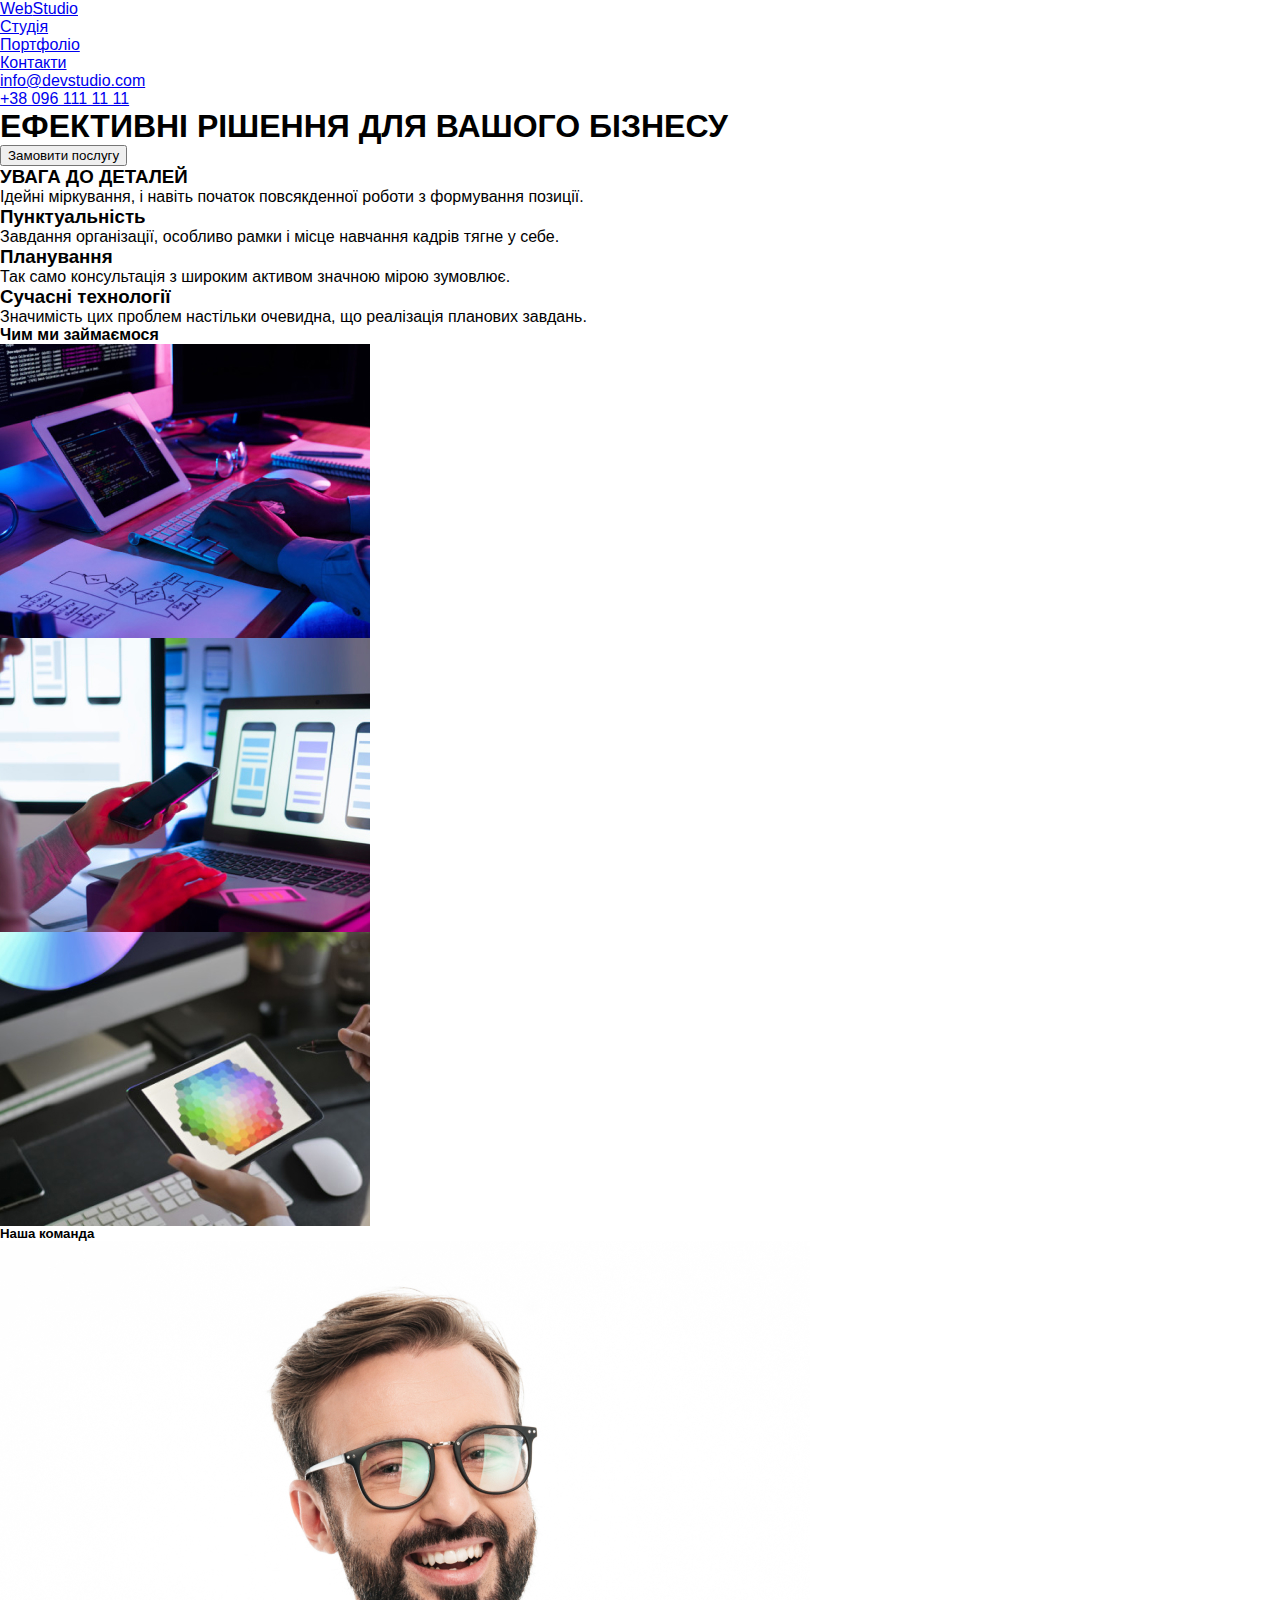
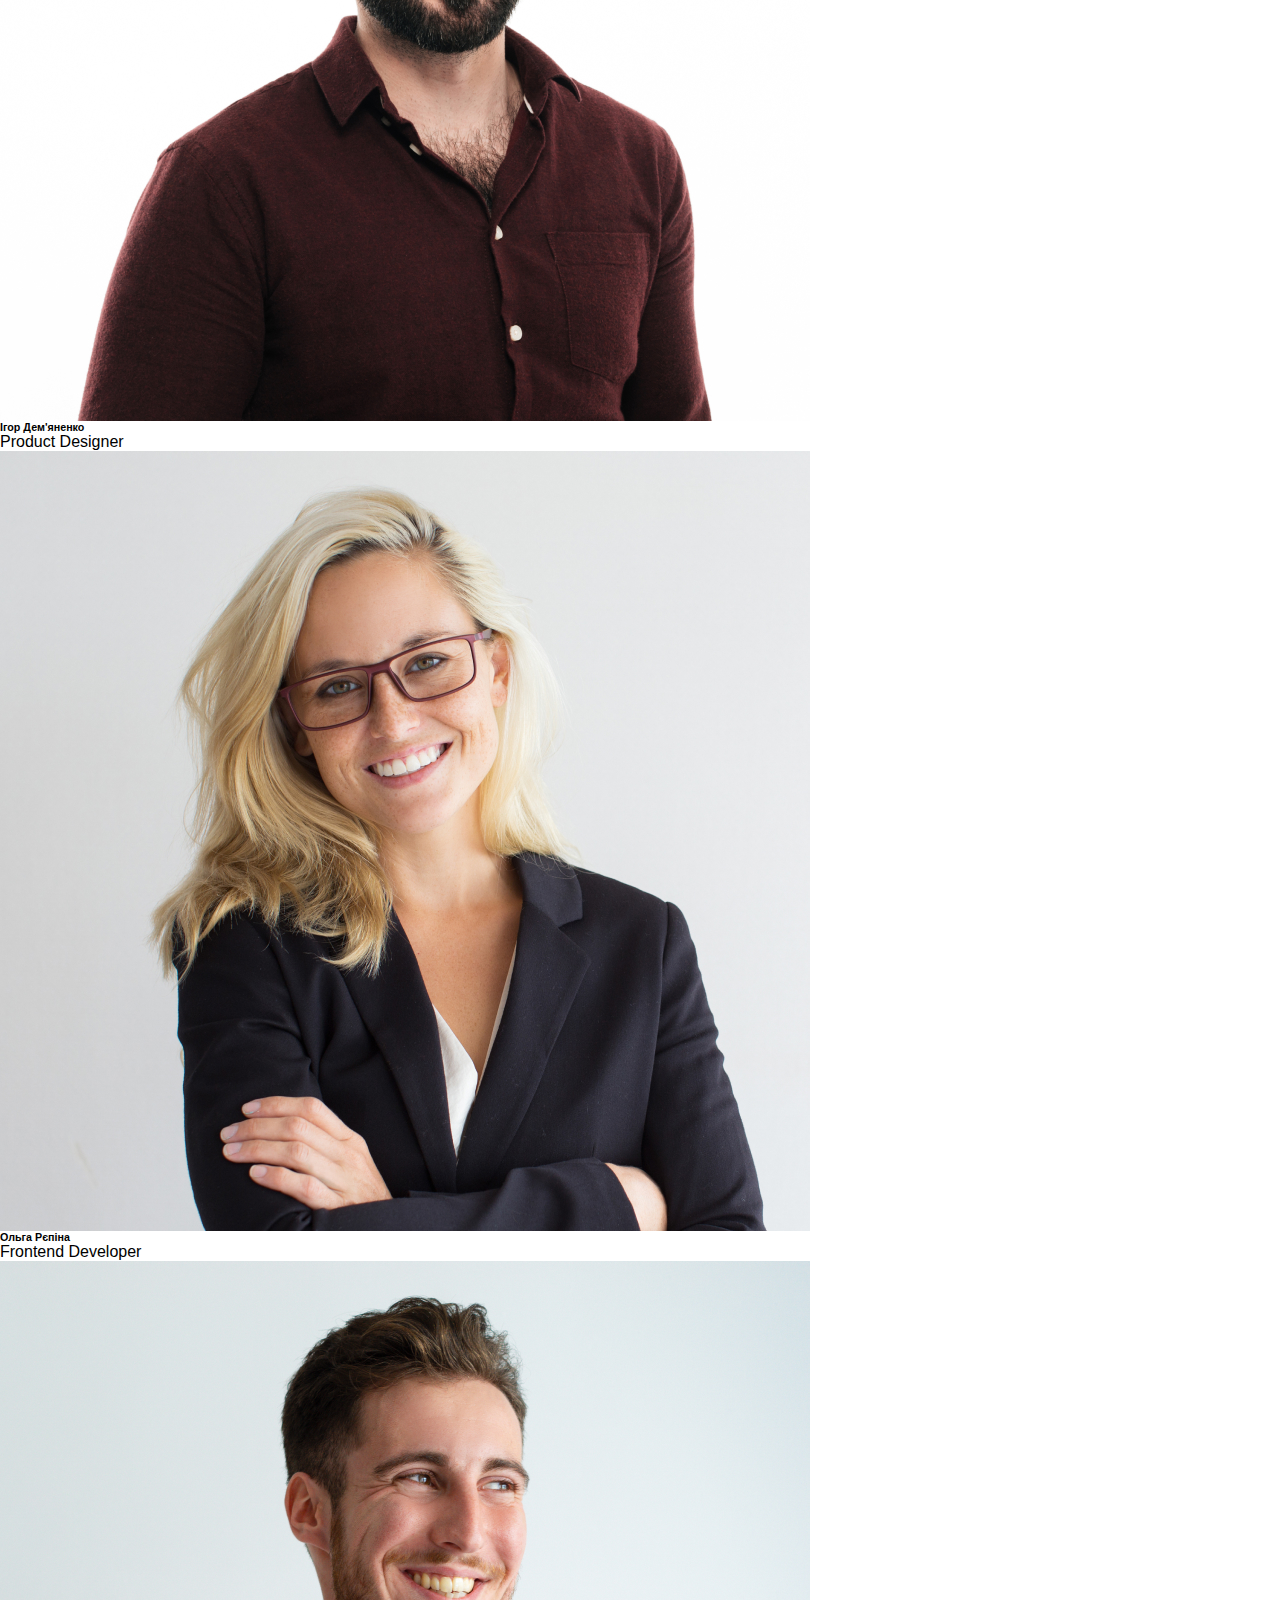
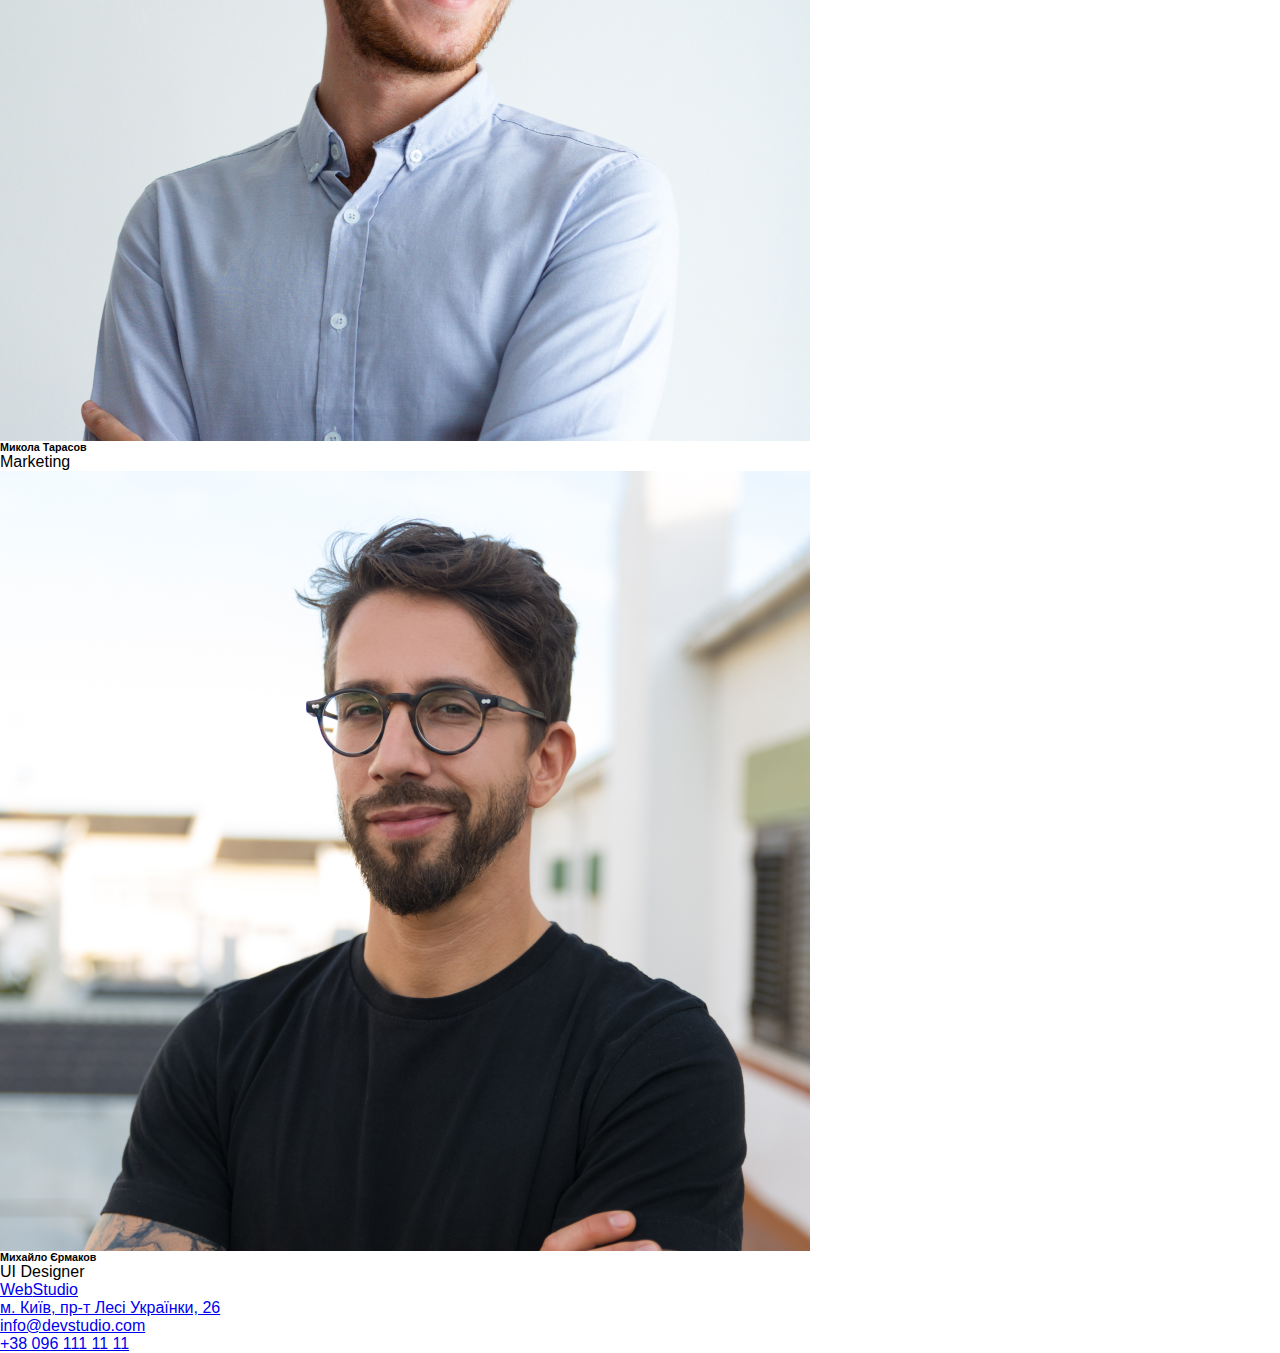
<file: goit-markup-hw-01.html>
<!DOCTYPE html>
<html lang="uk">
    <meta charset="UTF-8">
    <meta http-equiv="X-UA-Compatible" content="IE=edge">
    <meta name="viewport" content="width=device-width, initial-scale=1.0">
    <title>WebStudio</title>
    
    <link rel="stylesheet" href="https://cdnjs.cloudflare.com/ajax/libs/modern-normalize/1.1.0/modern-normalize.min.css" integrity="sha512-wpPYUAdjBVSE4KJnH1VR1HeZfpl1ub8YT/NKx4PuQ5NmX2tKuGu6U/JRp5y+Y8XG2tV+wKQpNHVUX03MfMFn9Q==" crossorigin="anonymous" referrerpolicy="no-referrer" />
  <link rel="stylesheet" href="./css/styles.css">
  <link rel="preconnect" href="https://fonts.googleapis.com">
<link rel="preconnect" href="https://fonts.gstatic.com" crossorigin>
<link href="https: //fonts.googleapis.com/css2?family= Roboto: семья = Робото: вес @ 400; 500; 700; 900 & display=swap" rel="stylesheet">
<link rel="stylesheet" href="./icons.svg">
</head>
<body>
<header class="header">
    <div class="containerr">
        <div class="sonya">
            <nav class="yxtu">
            <a class="duen" href="index.html"><span>Web</span>Studio</a> 
            <ul class="rrr">
                    <li><a href="index.html" class="liz">Студія</a></li>
                    <li> <a href="#" class="lizaq">Портфоліо</a>
                    <li><a href="#" class="liza">Контакти</a>
            </ul>
            <ul class="rrrt">
             <li><a href="#" class="lizaa">info@devstudio.com</a></li>   
             <li><a href="#" class="lizap">+38 096 111 11 11</a></li>
            </ul>
            </nav>
        </div>
    </div>
</header>   
<main>
<section>
    <div class="dodo">
        <div class="junior">
            <h1 class="vetal"> ЕФЕКТИВНІ РІШЕННЯ ДЛЯ ВАШОГО БІЗНЕСУ</h1>
            <button class="button">Замовити послугу</button>
        </div>
    </div>
</section>
<section>
    <div class="container">
        <div class="popopo">
            <ul class="listt">
                <li class="pip">
                    <h3 class="vetall">УВАГА ДО ДЕТАЛЕЙ</h3>
                    <p class="goit">Ідейні міркування, і навіть початок повсякденної роботи з формування позиції.</p>
        
                </li>
            
            <li class="pup">
               <h3 class="ua">Пунктуальність</h3> 
               <p class="uk">Завдання організації, особливо рамки і місце навчання кадрів тягне у себе.</p>
            </li>
            <li class="men">
                <h3 class="better">Планування</h3>
                <p class="im">Так само консультація з широким активом значною мірою зумовлює.</p>
        </li>
        <li class="pyp">
            <h3 class="st">Сучасні технології</h3>
            <p class="bt">Значимість цих проблем настільки очевидна, що реалізація планових завдань.</p>
        </li>
        </ul>
        </div>
    </div>
    
    
</section>
<section>
    <div class="container">
        <div class="dude">
            <div class="momo">
                <h4 class="ky">Чим ми займаємося</h4>
            </div>
            <div class="mimo">
                <a class="vn" href=""><img src="./liza/img.jpg" alt=""></a>
                <a class="od" href=""><img src="./liza/img (1).jpg" alt=""></a>
                <a class="dn" href=""><img src="./liza/img (2).jpg" alt=""></a>
            </div> 
        </div>
        <div class="mimo"> 
    </div>
</section>
<section>
    <div class="container">
        <div class="peppa">
                <div class="aaab"><h5 class="ma">Наша команда</h5></div>
            <div class="lana">
                <ul class="listop">
                        <li class="motrya">
                            <a class="yx" href=""></a><img src="/liza/img (3).jpg" alt="">
                            <h6 class="an">Ігор Дем'яненко</h6>
                            <p class="vk">Product Designer</p>
                        </li>
                    
                    <li class="suslan">
                        <a class="jk"  href=""></a><img src="/liza/img (4).jpg" alt="">
                            <h6 class="hg">Ольга Рєпіна</h6>
                            <p class="df">Frontend Developer</p>
                   </li>        
                       
                   
                    <li class="dog"><a class="we" href=""></a><img src="/liza/img (5).jpg" alt="">
                            <h6 class="you">Микола Тарасов</h6>
                                        <p class="lo">Marketing</p>
                            
                    </li>   
                        <li class="sus">
                            <a class="as" href=""></a><img src="/liza/img (6).jpg" alt="">
                            <h6 class="cl">Михайло Єрмаков</h6>
                            <p class="m">UI Designer</p>
                        </li>
               </ul>      
            </div>
        </div>
    </div>
    
</section>
</main>
<footer class="page-footer">
    <div class="conta">
<nav class="mode">
    <div class="glo"><a class="dym" href="index.html"><span>Web</span>Studio</a></div>                            
<ul class="lish">
<li><a class="kl" href="#">м. Київ, пр-т Лесі Українки, 26</a></li>
<li><a class="op" href="#">info@devstudio.com</a></li>
<li><a class="ann" href="#">+38 096 111 11 11</a></li>
</ul>
</nav> 
    </div>
</footer>
</body>
</html>
</file>
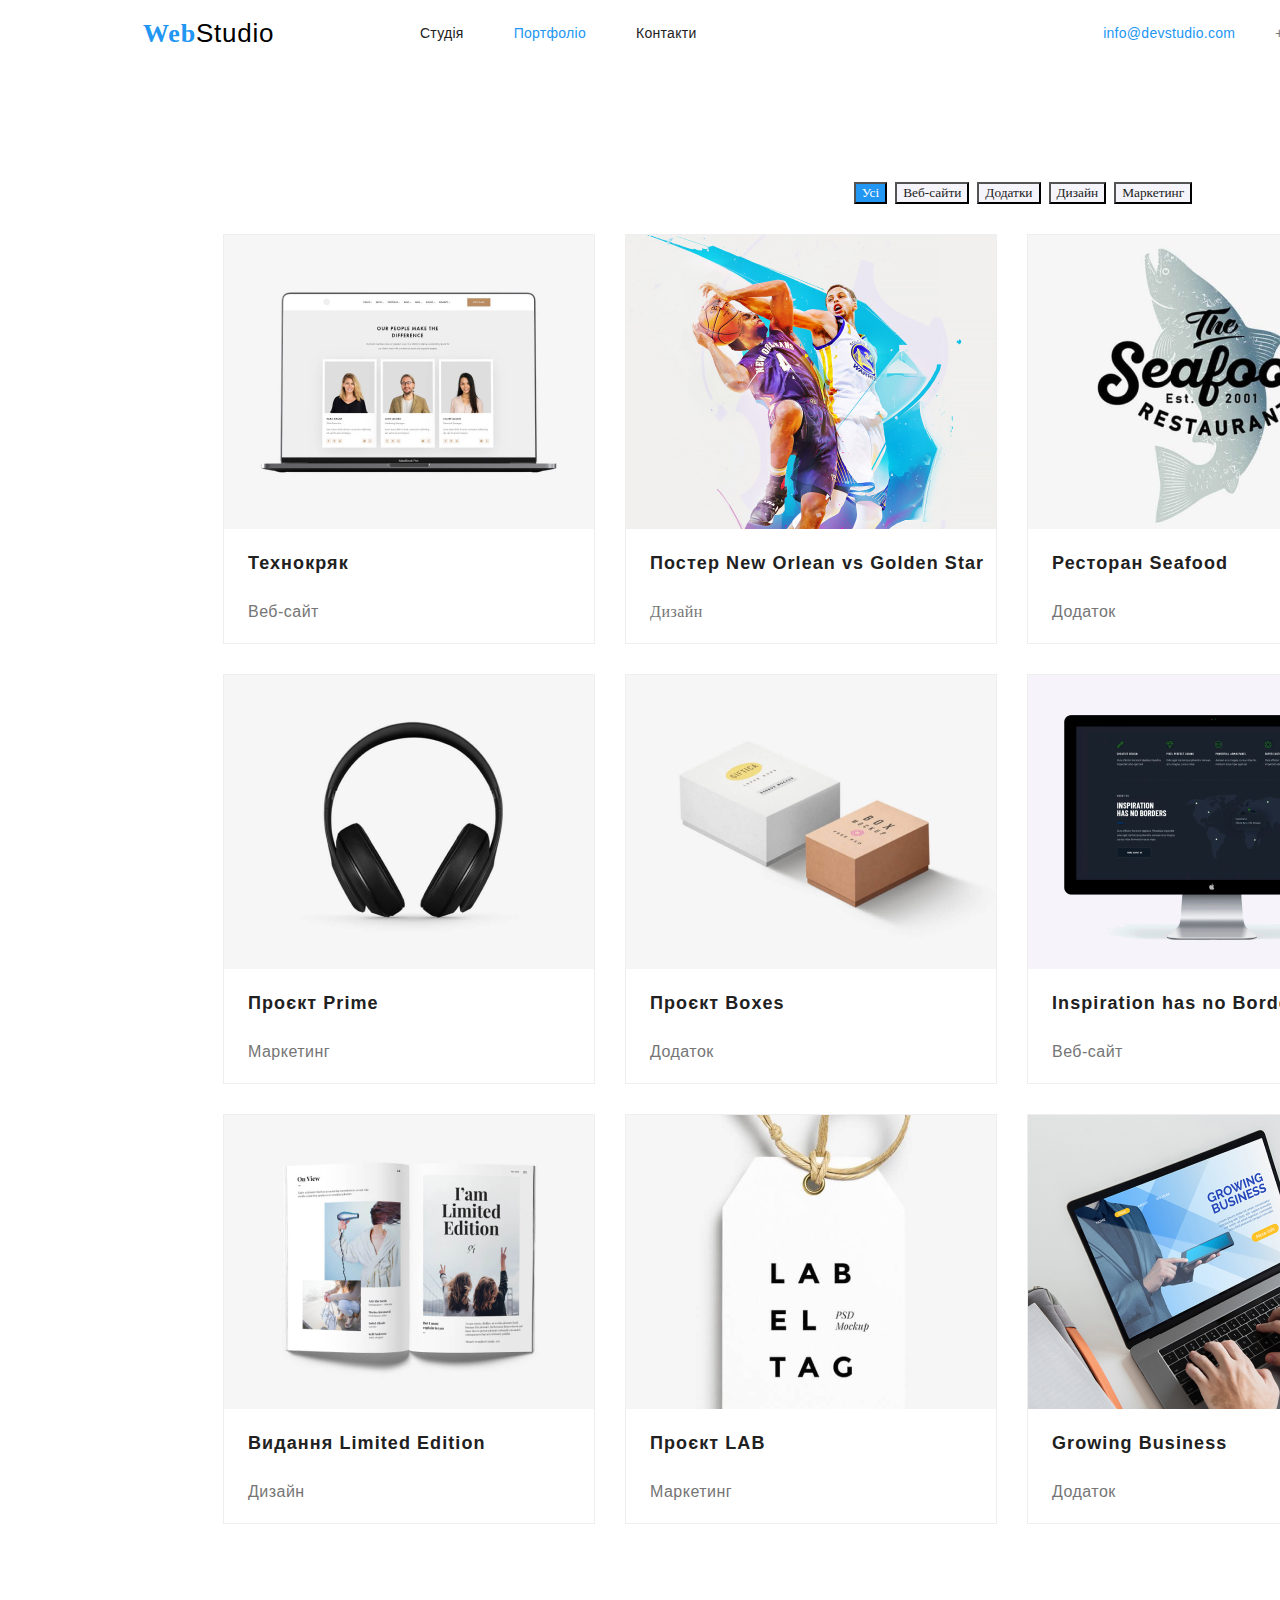
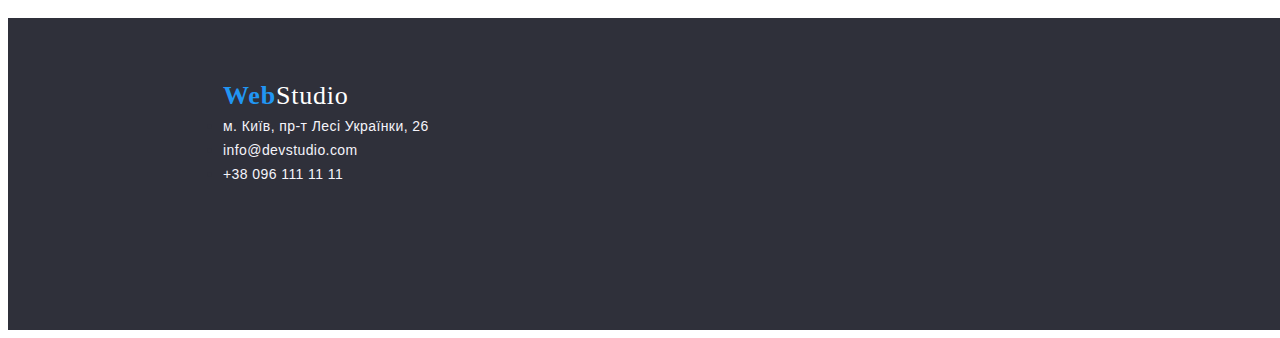
<file: goit-markup-kw-02.html>
<!DOCTYPE html>
<html lang="en">
<head>
    <meta charset="UTF-8">
    <meta http-equiv="X-UA-Compatible" content="IE=edge">
    <meta name="viewport" content="width=, initial-scale=1.0">
    <title>WebStudio</title>
    <link rel="stylesheet" href="https://cdnjs.cloudflare.com/ajax/libs/modern-normalize/1.1.0/modern-normalize.min.css" integrity="sha512-wpPYUAdjBVSE4KJnH1VR1HeZfpl1ub8YT/NKx4PuQ5NmX2tKuGu6U/JRp5y+Y8XG2tV+wKQpNHVUX03MfMFn9Q==" crossorigin="anonymous" referrerpolicy="no-referrer" />
    <link rel="stylesheet" href="./css2/styles.css">
</head>
</head>
<body>
<header>
<div class="lanos">
    <nav class="alba">
        <div class="toy"><a class="np" href="index.html"><span>Web</span>Studio</a> </div>
   
    <ul class="ponchuk">
        <li><a href="index.html" class="lo">Студія</a></li>
        <li> <a href="#" class="po">Портфоліо</a>
            <li><a href="#" class="gjk">Контакти</a>
    </ul>
    <ul class="pylypl">
     <li><a href="#" class="cv">info@devstudio.com</a></li>   
     <li><a href="#" class="lad">+38 096 111 11 11</a></li>
    </ul>
    </nav>
</div>

  
    
</header>   
<main>
<section>
    
    
</section>
<section>
    <div class="bailando">
        <div class="got">
            <button class="button">Усі</button>
            <button class="button2">Веб-сайти</button>
                <button class="button3">Додатки</button>
                <button class="button4">Дизайн</button>
                <button class="button5">Маркетинг</button>
        </div>
        <div class="bunny">
            <li class="bobo">
                <div class="beach1">
                    <div class="juicy">
                        <a class="img7" href=""><img src="./liza/img (7).jpg" alt=""></a>
                       <div class="aria">
                        <h1 class="cs">Технокряк</h1>
                        <p class="beb">Веб-сайт</p></div>
                    </div>
                    <div class="rabiosa">
                        <a class="img8" href=""><img src="./liza/img (8).jpg" alt=""></a>
                        <div class="julia">

                        
                        <h1 class="gjc">Постер New Orlean vs Golden Star</h2>
                        <p class="l">Дизайн</p></div>
                    </div>
                    <div class="weekend">
                        <a class="img9" href=""><img src="./liza/img (9).jpg" alt=""></a>
                       <div class="phone"><h1 class="ht">Ресторан Seafood</h1>
                        <p class="lj">Додаток</p></div>
                    </div>
                </div>
                
                <div class="beach2">
                    <div class="was">
                        <a class="img12" href=""><img src="./liza/img (12).jpg" alt=""></a>
                        <div class="fufel"><h1 class="ghj">Проєкт Prime</h1`>
                        <p class="vf">Маркетинг</p></div>   
                    </div>
                    <div class="try">
                        <a class="img15" href=""><img src="./liza/img (15).jpg" alt=""></a>
                        <div class="along"><h1 class="bnm">Проєкт Boxes</h1>
                        <p class="df">Додаток</p></div>
                    </div>
                    <div class="matter">
                        <a class="img13" href=""><img src="./liza/img (13).jpg" alt=""></a>
                        <div class="come24"><h1 class="asd">Inspiration has no Borders</h1>
                        <p class="qwe">Веб-сайт</p></div>
                    </div>
                </div>
                <div class="bobo23">

                
                  <div class="mind">
                <a class="img16" href=""><img src="./liza/img (16).jpg" alt=""></a>
                <div class="sunshine"><h1 class="dfg">Видання Limited Edition</h1>
                <p class="tyu">Дизайн</p></div>
                  </div>
                  <div class="find">
                <a class="img17" href=""><img src="./liza/img (17).jpg" alt=""></a>
                <div class="famn"><h1 class="lkj">Проєкт LAB</h1>
                <p class="io">Маркетинг</p></div>
                  </div> 
                  <div class="eyes">
                    <a class="img20" href=""><img src="./liza/img (20).jpg" alt=""></a>
                    <div class="cloud"><h1 class="rtyt">Growing Business</h1>
                    <p class="plk">Додаток</p></div>
                  </div>  
                </div>
            </li>
        </div>
            
    </div>
    
<body>
</main>
    <footer class="page-footer">
        <div class="purple1">
        <div class="purple"><a class="sdf" href="index.html"><span>Web</span>Studio</a></div>
        <div class="purple2"><li><a class="wer" href="#">м. Київ, пр-т Лесі Українки, 26</a></li></div>
        <li><a class="rty" href="#">info@devstudio.com</a></li>
        <li><a class="uio" href="#">+38 096 111 11 11</a></li></div>
        </div>    
    </footer>
</body>
</html>
</file>
<file: css/styles.css>
h1,
h2,
h3,
h4,
h5,
h6,p{
margin: 0;
}
ul{
margin: 0;
list-style: none;
padding: 0;
}
img{
    display: block;
    max-width: 100%;
    height: auto;
}
.footer-span{
    width: 71px;
    height: 22px;
    font-family: 'Raleway';
    font-style: normal;
    font-weight: 800;
    font-size: 18px;
    line-height: 1.2;
    display: flex;
    align-items: center;
    letter-spacing: 0.03em;
    text-transform: uppercase;
    color: #F4F4FD;
}
.menu__logo{
text-decoration-line: none;
font-family: 'Raleway';
font-style: normal;
font-weight: 800;
font-size: 18px;
line-height: 1.3;
margin-right: 76px;
display: flex;
align-items: center;
letter-spacing: 0.03em;
text-transform: uppercase;
color: #4D5AE5;
}
.links__studio{
text-decoration-line: none;
font-style: normal;
font-weight: 500;
font-size: 16px;
line-height: 1.5;
letter-spacing: 0.02em;
position: relative;
color: #2E2F42;
transition: 250ms cubic-bezier(0.4, 0, 0.2, 1);
}
.links__studio::after{
    content: '';
    position: absolute;
    width: 0%;
    height: 4px;
    left: 0;
    top: 44px;
    background: #404BBF;
    border-radius: 2px; 
    display: block;
    transition: width 250ms cubic-bezier(0.4, 0, 0.2, 1);
}
.links__studio:hover::after{
    width: 100%;
}
.links__portfolio::after{
    content: '';
    position: absolute;
    width: 0%;
    height: 4px;
    left: 0;
    top: 44px;
    background: #404BBF;
    border-radius: 2px; 
    display: block;
    transition: width 250ms cubic-bezier(0.4, 0, 0.2, 1);
}
.links__portfolio:hover::after{
    width: 100%;
}
.links__portfolio{
text-decoration-line: none;
font-style: normal;
font-weight: 500;
font-size: 16px;
line-height: 1.5;
letter-spacing: 0.02em;
position: relative;
color: #2E2F42;
transition: 250ms cubic-bezier(0.4, 0, 0.2, 1);
}
.links__contacts{
text-decoration-line: none;
font-style: normal;
font-weight: 500;
font-size: 16px;
line-height: 1.5;
position: relative;
letter-spacing: 0.02em;
color: #2E2F42;
transition: 250ms cubic-bezier(0.4, 0, 0.2, 1);
}
.links__contacts::after{
    content: '';
    position: absolute;
    width: 0%;
    height: 4px;
    left: 0;
    top: 44px;
    background: #404BBF;
    border-radius: 2px; 
    display: block;
    transition: width 250ms cubic-bezier(0.4, 0, 0.2, 1);
}
.links__contacts:hover::after{
    width: 100%;
}
.addresss__gmail{
text-decoration-line: none;
font-style: normal;
font-weight: 400;
font-size: 16px;
line-height: 1.5;
letter-spacing: 0.02em;
color: #434455;
transition: 250ms cubic-bezier(0.4, 0, 0.2, 1);
}
.addresss__gmail:hover{
    color: #404BBF;
}
.addresss__gmail:focus{
    color: #404BBF;
}
.addresss__telefon{
text-decoration-line: none;
font-style: normal;
font-weight: 400;
font-size: 16px;
line-height: 1.5;
letter-spacing: 0.02em;
color: #434455;
transition: 250ms cubic-bezier(0.4, 0, 0.2, 1);
}
.addresss__telefon:hover{
    color: #404BBF;
}
.addresss__telefon:focus{
    color: #404BBF;
}
.section1__title{
    width: 504px;
height: 120px;
font-style: normal;
font-weight: 700;
font-size: 56px;
line-height: 1.1;
text-align: center;
letter-spacing: 0.02em;
color: #FFFFFF;
}
.section1{
padding-top: 188px;
padding-bottom: 188px;
background-image: 
linear-gradient(
    rgba(46, 47, 66, 0.7),
    rgba(46, 47, 66, 0.7)
    ), 
url(../images/people-office\ 1.jpg);
background-repeat: no-repeat;
background-position: center;
max-width: 1440px;
margin-left: auto;
    margin-right: auto;
}
.section1__button{
    font-style: normal;
    font-weight: 500;
    font-size: 16px;
    line-height: 150%;
    margin-top: 48px;
    color: #FFFFFF; 
background: #4D5AE5;
box-shadow: 0px 4px 4px rgba(0, 0, 0, 0.15);
border-radius: 4px;
display: flex;
flex-direction: row;
align-items: flex-start;
padding: 16px 32px;
cursor: pointer;
border: none;
}
.section1__button:hover{
background-color: #404BBF;
}
.section1__button:focus{
    background-color: #404BBF;
}
.section2__title{
    position: absolute;
    width: 1px;
    height: 1px;
    margin: -1px;
    border: 0;
    padding: 0;
    white-space: nowrap;
    clip-path: inset(100%);
    clip: rect(0 0 0 0);
    overflow: hidden;
}
.feature1__title{
font-style: normal;
font-weight: 500;
font-size: 20px;
line-height: 1.2;
letter-spacing: 0.02em;
color: #2E2F42;
margin-bottom: 8px;
}
.feature1__text{
font-style: normal;
font-weight: 400;
font-size: 16px;
line-height: 1.5;
letter-spacing: 0.02em;
color: #434455;
}
.feature2__title{
font-style: normal;
font-weight: 500;
font-size: 20px;
line-height: 1.2;
letter-spacing: 0.02em;
color: #2E2F42;
margin-bottom: 8px;
}
.feature2__text{
font-style: normal;
font-weight: 400;
font-size: 16px;
line-height: 1.5;
letter-spacing: 0.02em;
color: #434455;
}
.feature3__title{
font-style: normal;
font-weight: 500;
font-size: 20px;
line-height: 1.2;
letter-spacing: 0.02em;
color: #2E2F42;
margin-bottom: 8px;
}
.feature3__text{
font-style: normal;
font-weight: 400;
font-size: 16px;
line-height: 1.5;
letter-spacing: 0.02em;
color: #434455;
}
.feature4__title{
font-style: normal;
font-weight: 500;
font-size: 20px;
line-height: 1.2;
letter-spacing: 0.02em;
color: #2E2F42;
margin-bottom: 8px;
}
.feature4__text{
font-style: normal;
font-weight: 400;
font-size: 16px;
line-height: 1.5;
letter-spacing: 0.02em;
color: #434455;
}
.section3__title{
align-items: center;
font-style: normal;
font-weight: 700;
font-size: 36px;
line-height: 1.1;
text-align: center;
letter-spacing: 0.02em;
text-transform: capitalize;
color: #2E2F42;
margin-bottom: 72px;

}
.links{
    list-style-type: none;
    display: flex;
    align-items: center;
    gap: 40px;
}
.addresss{
    list-style-type: none;
    display: flex;
    align-items: center;
    gap: 40px;
    margin-left: 332px;
    padding: 0;
}
.feature{
    list-style-type: none;
    display: flex;
    gap: 24px;
    
}
.feature1{
    width: 264px;
}
.feature2{
    width: 264px;
}
.feature3{
    width: 264px;
}
.feature4{
    width: 264px;
}
.photo{
    list-style-type: none;
    display: flex;
    margin:0 auto;
    margin-bottom: 120px;
    justify-content: center;
}
.photo-list:last-child{
    margin-right: 0;
}
.photo-list{
    margin-right: 24px;
}

.section4__title{
font-style: normal;
font-weight: 700;
font-size: 36px;
line-height: 1.1;
color: #2E2F42;
padding-top: 120px;
padding-bottom: 72px;

text-align: center;


}
.team{
    list-style-type: none;
    display: flex;
}
.person{
    margin-right: 24px;
    box-shadow: 0px 1px 6px rgba(46, 47, 66, 0.08), 0px 1px 1px rgba(46, 47, 66, 0.16), 0px 2px 1px rgba(46, 47, 66, 0.08);
}
.person:last-child{
    margin-right: 0;
}
.person1__title{
    font-style: normal;
    font-weight: 500;
    font-size: 20px;
    line-height: 1.5;
    text-align: center;
    color: #2E2F42;
}
.person1__text{
    font-style: normal;
    font-weight: 400;
    font-size: 16px;
    line-height: 1.5;
    text-align: center;
    letter-spacing: 0.02em;
    color: #434455;
}
.person2__title{
font-style: normal;
font-weight: 500;
font-size: 20px;
line-height: 1.5;
text-align: center;
letter-spacing: 0.02em;
color: #2E2F42;
}
.person2__text{
font-style: normal;
font-weight: 400;
font-size: 16px;
line-height: 1.5;
text-align: center;
letter-spacing: 0.02em;
color: #434455;
}
.person3__title{
font-style: normal;
font-weight: 500;
font-size: 20px;
line-height: 1.2;
text-align: center;
letter-spacing: 0.02em;
color: #2E2F42;
}
.person3__text{
font-style: normal;
font-weight: 400;
font-size: 16px;
line-height: 1.5;
text-align: center;
letter-spacing: 0.02em;
color: #434455;
}
.person4__title{
font-style: normal;
font-weight: 500;
font-size: 20px;
line-height: 1.2;
text-align: center;
letter-spacing: 0.02em;
color: #2E2F42;
}
.person4__text{
font-style: normal;
font-weight: 400;
font-size: 16px;
line-height: 1.5;
text-align: center;
letter-spacing: 0.02em;
color: #434455;
}
.footer__title{
text-decoration: none;
font-family: 'Raleway';
font-style: normal;
font-weight: 800;
font-size: 18px;
line-height: 1.7;
display: flex;
align-items: center;
letter-spacing: 0.03em;
color: #4D5AE5;
padding-top: 100px;
}
.footer__text{
    width: 264px;
height: 72px;
left: 156px;
top: 2418px;
font-style: normal;
font-weight: 400;
font-size: 16px;
line-height: 1.5;
letter-spacing: 0.02em;
color: #E7E9FC;
padding-bottom: 100px;
padding-top: 16px;
}
.footer__container{
margin-left: auto;
margin-right: auto;
width: 1158px;
padding-right: 15px;
padding-left: 15px;
display: flex;
}
.header-web{
    margin-left: auto;
    margin-right: auto;
}
.header-web1{
    border-bottom: 1px solid #E7E9FC;
box-shadow: 0px 2px 1px rgba(46, 47, 66, 0.08), 0px 1px 1px rgba(46, 47, 66, 0.16), 0px 1px 6px rgba(46, 47, 66, 0.08);
margin-left: auto;
margin-right: auto;
}
.header-container{
    background: #FFFFFF;
    box-sizing: border-box;
    display: flex;
margin-left: auto;
margin-right: auto;
width: 1158px;
padding-right: 15px;
padding-left: 15px;
align-items: center;
padding-top: 24px;
padding-bottom: 24px;
}
.adress{
    align-items: center;
    display: flex;
    margin-left: auto;
    margin-right: auto;
}
.menu{
    align-items: center;
    display: flex;
    margin-left: auto;
    margin-right: auto;
}
.section11__button1{
    display: flex;
flex-direction: row;
align-items: flex-start;
padding: 16px 24px;
width: 69px;
height: 48px;
background: #F4F4FD;
color: #4D5AE5;
border: 1px solid #E7E9FC;
border-radius: 4px;
cursor: pointer;
transition: 250ms cubic-bezier(0.4, 0, 0.2, 1);
}
.section11__button1:hover{
    background: #404BBF;
    box-shadow: 0px 3px 1px rgba(0, 0, 0, 0.1), 0px 2px 1px rgba(0, 0, 0, 0.08), 0px 2px 2px rgba(0, 0, 0, 0.12);
    color: #FFFFFF;
}
.section11__button1:focus{
    background: #404BBF;
    box-shadow: 0px 3px 1px rgba(0, 0, 0, 0.1), 0px 2px 1px rgba(0, 0, 0, 0.08), 0px 2px 2px rgba(0, 0, 0, 0.12);
    color: #FFFFFF;
}
.section11__button2:hover{
    background: #404BBF;
    box-shadow: 0px 3px 1px rgba(0, 0, 0, 0.1), 0px 2px 1px rgba(0, 0, 0, 0.08), 0px 2px 2px rgba(0, 0, 0, 0.12);
    color: #FFFFFF;
}
.section11__button2:focus{
    background: #404BBF;
    box-shadow: 0px 3px 1px rgba(0, 0, 0, 0.1), 0px 2px 1px rgba(0, 0, 0, 0.08), 0px 2px 2px rgba(0, 0, 0, 0.12);
    color: #FFFFFF;
}
.section11__button2{
    box-sizing: border-box;
display: flex;
flex-direction: row;
justify-content: center;
align-items: center;
padding: 12px 24px;
width: 116px;
height: 48px;
background: #F4F4FD;
color: #4D5AE5;
border: 1px solid #E7E9FC;
border-radius: 4px;
cursor: pointer;
transition: 250ms cubic-bezier(0.4, 0, 0.2, 1);
}
.section11__button3:hover{
    background: #404BBF;
    box-shadow: 0px 3px 1px rgba(0, 0, 0, 0.1), 0px 2px 1px rgba(0, 0, 0, 0.08), 0px 2px 2px rgba(0, 0, 0, 0.12);
    color: #FFFFFF;
}
.section11__button3:focus{
    background: #404BBF;
    box-shadow: 0px 3px 1px rgba(0, 0, 0, 0.1), 0px 2px 1px rgba(0, 0, 0, 0.08), 0px 2px 2px rgba(0, 0, 0, 0.12);
    color: #FFFFFF;
}
.section11__button3{
    box-sizing: border-box;
display: flex;
flex-direction: row;
justify-content: center;
align-items: center;
padding: 12px 24px;
width: 78px;
height: 48px;
background: #F4F4FD;
color: #4D5AE5;
border: 1px solid #E7E9FC;
border-radius: 4px;
cursor: pointer;
transition: 250ms cubic-bezier(0.4, 0, 0.2, 1);
}
.section11__button4:hover{
    background: #404BBF;
    box-shadow: 0px 3px 1px rgba(0, 0, 0, 0.1), 0px 2px 1px rgba(0, 0, 0, 0.08), 0px 2px 2px rgba(0, 0, 0, 0.12);
    color: #FFFFFF;
}
.section11__button4:focus{
    background: #404BBF;
    box-shadow: 0px 3px 1px rgba(0, 0, 0, 0.1), 0px 2px 1px rgba(0, 0, 0, 0.08), 0px 2px 2px rgba(0, 0, 0, 0.12);
    color: #FFFFFF;
}
.section11__button4{
    box-sizing: border-box;
    display: flex;
    flex-direction: row;
    justify-content: center;
    align-items: center;
    padding: 12px 24px;
    width: 101px;
    height: 48px;
    background: #F4F4FD;
    color: #4D5AE5;
    border: 1px solid #E7E9FC;
    border-radius: 4px;
    cursor: pointer;
    transition: 250ms cubic-bezier(0.4, 0, 0.2, 1);
}
.section11__button5:hover{
    background: #404BBF;
    box-shadow: 0px 3px 1px rgba(0, 0, 0, 0.1), 0px 2px 1px rgba(0, 0, 0, 0.08), 0px 2px 2px rgba(0, 0, 0, 0.12);
    color: #FFFFFF;
}
.section11__button5:focus{
    background: #404BBF;
    box-shadow: 0px 3px 1px rgba(0, 0, 0, 0.1), 0px 2px 1px rgba(0, 0, 0, 0.08), 0px 2px 2px rgba(0, 0, 0, 0.12);
    color: #FFFFFF;
}
.section11__button5{
    box-sizing: border-box;
display: flex;
flex-direction: row;
justify-content: center;
align-items: center;
padding: 12px 24px;
width: 126px;
height: 48px;
background: #F4F4FD;
color: #4D5AE5;
border: 1px solid #E7E9FC;
border-radius: 4px;
cursor: pointer;
transition: 250ms cubic-bezier(0.4, 0, 0.2, 1);
}
.papka-div{
    padding-top: 32px;
    padding-bottom: 32px;
    padding-left: 16px;
}
.hero-index{
    background: #FFFFFF;
border-radius: 0px 0px 4px 4px;
padding: 32px 16px;
}
.hero-papka{
    position: relative;
    overflow: hidden;

}
.animation{
    position: absolute;
width: 100%;
height: 100%;
left: 0;
top: 0;
transition: 250ms cubic-bezier(0.4, 0, 0.2, 1);
background: #4D5AE5;
padding-left: 24px;
padding-right: 24px;
padding-top: 63px;
padding-bottom: 63px;
transform: translateY(+100%) ;
margin-top: 5px;
display: block;

}
.papka{
    background: #FFFFFF;
border: 1px solid #E7E9FC;
margin-bottom: 48px;
margin-right: 22px;
cursor: pointer;
transition: 250ms cubic-bezier(0.4, 0, 0.2, 1);
}
.papka:hover .animation{
    transform: translateY(0%);   
}
.animation__text-animation{
width: 322px;
height: 168px;
left: 239px;
top: 323px;
font-family: sans-serif;
font-style: normal;
font-weight: 400;
font-size: 18px;
line-height: 28px;
/* or 156% */

letter-spacing: 0.03em;

color: #FFFFFF;
} 
.papka:last-child {
    background: #FFFFFF;
border: 1px solid #E7E9FC;
margin-bottom: 0;
margin-right: 0;
}
.papka:nth-child(3){
    background: #FFFFFF;
border: 1px solid #E7E9FC;
margin-bottom: 48px;
margin-right: 0;
}
.papka:nth-child(6){
    background: #FFFFFF;
border: 1px solid #E7E9FC;
margin-bottom: 48px;
margin-right: 0;
}
.papka:nth-child(7){
    background: #FFFFFF;
border: 1px solid #E7E9FC;
margin-bottom: 0;
margin-right: 22px;
}
.papka:nth-child(8){
    background: #FFFFFF;
border: 1px solid #E7E9FC;
margin-bottom: 0;
margin-right: 22px;
}
.papka:hover{
    box-shadow: 0px 1px 6px rgba(46, 47, 66, 0.08), 0px 1px 1px rgba(46, 47, 66, 0.16), 0px 2px 1px rgba(46, 47, 66, 0.08);
}
.papka__title{
font-style: normal;
font-weight: 500;
font-size: 20px;
line-height: 1.2;
color: #2E2F42;
}
.papka__text{
font-style: normal;
font-weight: 400;
font-size: 16px;
line-height: 1.5;
color: #434455;
margin-top: 8px;
}
body{
    font-family: 'Roboto', sans-serif;
margin: 0;
}
.menu-span{
    width: 71px;
height: 24px;
font-family: 'Raleway';
font-style: normal;
font-weight: 800;
font-size: 18px;
line-height: 1.3;
display: flex;
align-items: center;
text-transform: uppercase;
color: #2E2F42;
}
.container1{
display: flex;
flex-direction: column;
align-items: center;
margin-left: auto;
margin-right: auto;
width: 1158px;
}
.links__studio:hover{
   color:  #404BBF;
}
.links__contacts:hover{
    color:  #404BBF;
}
.links__portfolio:hover{
    color:  #404BBF;
}
.links__studio:focus{
    color:  #404BBF;
 }
 .links__contacts:focus{
     color:  #404BBF;
 }
 .links__portfolio:focus{
     color:  #404BBF;
 }
.container2{
    margin-left: auto;
margin-right: auto;
width: 1128px;
padding-right: 15px;
padding-left: 15px;
align-items: center;
    padding-top: 120px;
    display: flex;
    padding-bottom: 120px;
    justify-content: center;
}
.section2{
    background: #FFFFFF;
    display: flex;
}
.section3{
    background: #FFFFFF;
    display: flex;
}
.container3{
    margin-left: auto;
    margin-right: auto;
    padding-right: 15px;
    padding-left: 15px; 
    width: 1128px;
}
.section4{
    background: #F4F4FD;
    display: flex;
}
.container4{
    background: #F4F4FD;
    padding-bottom: 120px;
    margin-left: auto;
margin-right: auto;
padding-right: 15px;
padding-left: 15px;
width: 1128px;
}
.footer{
    background: #2E2F42;
}
.section-last{
    background: #FFFFFF;
    display: flex;
}
.container11{
    display: flex;
    margin-top: 96px;
    margin-bottom: 72px;
    gap: 24px;
    margin-left: auto;
margin-right: auto;
padding-right: 15px;
padding-left: 15px;
align-items: center;
justify-content: center;
width: 1158px;
}
.container12{
    margin-left: auto;
margin-right: auto;
padding-right: 15px;
padding-left: 15px;
align-items: center;
width: 1135px;
}
.section12{
    background: #FFFFFF;
    padding-bottom: 120px;
}
.hero-picture{
   display: flex ;
flex-wrap: wrap;
list-style: none;
justify-content: center;
}
.social{
    background: #4D5AE5;
    height: 40px;
    width: 40px;
border-radius: 50%;
display: flex;
align-items: center;
justify-content: center;
margin-right: 24px;
transition: 250ms cubic-bezier(0.4, 0, 0.2, 1);
}
.social:hover{
    background: #404BBF;
}
.social:last-child{
    margin-right: 0;
}
.insta2{
    height: 16px;
    width: 16px;
}
.twitter2{
    height: 16px;
    width: 16px;
}

.social-media{
    display: flex;
    margin-top: 8px;
}
.facebook2{
    height: 16px;
    width: 16px;
}
.linkedin2{
    height: 16px;
    width: 16px;
}
.media{
    height: 40px;
    width: 40px;
border-radius: 50%;
display: flex;
align-items: center;
justify-content: center;  
background: rgba(255, 255, 255, 0.1);
margin-right: 16px;
transition: 250ms cubic-bezier(0.4, 0, 0.2, 1);
}
.media:last-child{
    margin-right: 0;
}
.media:hover{
    background: #31D0AA;
}
.linkedin3{
height: 24px;
width: 24px;
}
.insta3{
    height: 24px;
    width: 24px;
}
.facebook3{
    height: 24px;
    width: 24px;
}
.twitter3{
    height: 24px;
    width: 24px;
}
.text-media{
font-style: normal;
font-weight: 500;
font-size: 16px;
line-height: 1.5;
letter-spacing: 0.02em;
color: #FFFFFF;
}
.footer2{
    padding-top: 100px;
    margin-left: 120px;
}
.symbol{
background: #F4F4FD;
border-radius: 4px;
width: 264px;
height: 112px;
display: flex;
align-items: center;
justify-content: center;
margin-bottom: 8px;
}
.vector-group{
    display: flex;
    justify-content: center;
}
.group{
    border: 1px solid #8E8F99;
border-radius: 4px;
height: 86px;
width: 166px;
display: flex;
justify-content: center;
align-items: center;
margin-right: 24px;
fill: #AFB1B8;
transition: 250ms cubic-bezier(0.4, 0, 0.2, 1);
}
.group:hover {
    border: 1px solid #404BBF;
    fill: #404BBF;
}
.group:last-child{
    margin-right: 0;
}
.container5{
    width: 1128px;
    margin-left: auto;
margin-right: auto;
padding-right: 15px;
padding-left: 15px;
padding-top: 130px;
padding-bottom: 120px;
}
.section5__vector{
    font-style: normal;
font-weight: 700;
font-size: 36px;
line-height: 1.1;
color: #2E2F42;
text-align: center;
padding-bottom: 72px;
}

.backdrop.is-hidden{
    opacity: 0;
    pointer-events: none;
    }
    .modal{
        position: absolute;
        transform: translate(-50%, -50%);
       width:  408px;
       height: 584px;
        left: 50%;
        top: 50%;
        border-radius: 4px;
        background-color: #FFFFFF; 
    box-shadow: 0px 1px 3px rgba(0, 0, 0, 0.12), 0px 1px 1px rgba(0, 0, 0, 0.14), 0px 2px 1px rgba(0, 0, 0, 0.2);  
    display: block; 
    }
    .forma{
        display:grid;
        }
        .forma__tutor{
            width: 360px;
        font-style: normal;
        font-weight: 500;
        font-size: 16px;
        line-height: 1.5;
        text-align: center;
        letter-spacing: 0.03em;
        color: #212121;
        margin-left: 24px;
        }
        .name__fr{
            width: 22px;
            height: 14px;
            left: 576px;
            top: 296px;
            font-style: normal;
            font-weight: 400;
            font-size: 12px;
            line-height: 14px;
            letter-spacing: 0.01em;
            color: #757575;
            margin-left: 40px;
            margin-top: 12px;
            margin-bottom: 4px;
        }
        .conect__pol{
            width: 58px;
            height: 14px;
            left: 576px;
            top: 364px;
            font-style: normal;
            font-weight: 400;
            font-size: 12px;
            line-height: 14px;
            letter-spacing: 0.01em;
            color: #757575;
           margin-left: 40px; 
           margin-top: 10px;
           margin-bottom: 4px;
        }
        .forma__hp12{
            height: 40px;
            width: 360px;
            border: 1px solid rgba(33, 33, 33, 0.2);
            border-radius: 4px;
            position: relative;
            margin-left: 22px;
            outline: none;
        }
        
        .forma__hp12:focus+ .forma__person{
        fill: #2196F3;
        outline: none;
        }
        .forma__len:focus + .forma__telefon{
            fill: #2196F3;
            outline: none; 
        }
        .forma__macb:focus+ .forma__poshta{
            fill: #2196F3;
        outline: none;
        }
        .forma__macb{
            height: 40px;
            width: 360px;
            border: 1px solid rgba(33, 33, 33, 0.2);
            border-radius: 4px;
            position: relative;
            margin-left: 22px;
            outline: none;
        }
        .forma__macb:focus{
            border: 1px solid #2196F3; 
        }
        .forma__len{
            height: 40px;
            width: 360px;
            border: 1px solid rgba(33, 33, 33, 0.2);
            border-radius: 4px;
            position: relative;
            margin-left: 22px;
            outline: none;
        }
        .forma__len:focus{
            border: 1px solid #2196F3; 
        }
        .forma__blb{
            height: 120px;
            width: 360px;
            outline: none;
            border: 1px solid rgba(33, 33, 33, 0.2);
            border-radius: 4px;
            padding-top: 12px;
            margin-left: 22px;
        }
        .forma__blb:focus{
            border: 1px solid #2196F3; 
        }
        .forma__person{
            width: 12px;
        height: 12px;
        transform: translateY(-26px);
        position: absolute;
        outline: none;
        left: 28px;
        top: 84px;
        display: inline-block;
        }
        .forma__hp12:focus{
            border: 1px solid #2196F3;  
        }
        .forma__telefon{
            width: 13px;
        height: 13px;
        left: 28px;
        transform: translateY(-27px);
        position: absolute;
        top: 114px;
        outline: none;
        }
        .forma__poshta{
            width: 15px;
        height: 12px;
        left: 29px;
        transform: translateY(-26px);
        position: absolute;
        top: 142px;
        outline: none;
        }
        .coments__chi{
            width: 41px;
            height: 14px;
            left: 576px;
            top: 432px;
            font-style: normal;
            font-weight: 400;
            font-size: 12px;
            line-height: 14px;
            letter-spacing: 0.01em;
            color: #757575;
            margin-left: 40px; 
            margin-top: 10px;
            margin-bottom: 4px;
         } 
        
        .conect__ita{
            width: 41px;
            height: 14px;
            left: 576px;
            top: 432px;
            font-style: normal;
            font-weight: 400;
            font-size: 12px;
            line-height: 14px;
            letter-spacing: 0.01em;
            color: #757575;
            margin-left: 40px; 
           margin-top: 10px;
           margin-bottom: 4px;
        }
        .hobby{
            width: 360px;
            height: 16px;
            margin-top: 20px;
            margin-left: 20px;
            margin-bottom: 30px;
        }
        .value1{
            font-style: normal;
            font-weight: 400;
            font-size: 12px;
            line-height: 1.2;
            letter-spacing: 0.04em;
            color: #757575;
        }
        .hobby__links{
            font-style: normal;
            font-weight: 400;
            letter-spacing: 0.03em;
            line-height: 1.3;
            color: #404BBF;
        }
        .forma__telefon:focus{
            fill: #FFFFFF;
            outline: none;
        }
        .closer{
        width: 24px;
        height: 24px;
        background: #E7E9FC;
border: 1px solid rgba(0, 0, 0, 0.1);
        border-radius: 50%;
        margin-top: 24px;
        margin-right: 24px;
        margin-bottom: 24px;
        margin-left: 360px;
        transition: 250ms cubic-bezier(0.4, 0, 0.2, 1);
        cursor: pointer;
        }
        .closer:hover{
            fill: #FFFFFF;
            background: #404BBF;
        }
        .button-modal{
            width: 200px;
        height: 50px;
        left: 700px;
        top: 712px;
        background: #2196F3;
        box-shadow: 0px 4px 4px rgba(0, 0, 0, 0.15);
        border-radius: 4px;
        margin-left: 164px;
        margin-right: 164px;
        }
        .title-modal{
        font-style: normal;
        font-weight: 700;
        font-size: 16px;
        line-height: 30px;
        display: flex;
        align-items: center;
        text-align: center;
        letter-spacing: 0.06em;
        color: #FFFFFF;
        margin-left: 46px;
        
        }
</file>
<file: css2/styles.css>
span{
    font-family:  sans-serif ; 
    font-size: 26px;
    font-weight: 700;
    line-height: 31px;
    letter-spacing: 0.03em;
    text-align: left;
    text-decoration: none;
    color: #2196F3;
}

.np{
    font-family: sans-serif;
    font-size: 26px;
    font-weight: 400;
    line-height: 36px;
    letter-spacing: 0.03em;
    text-align: left;
    text-decoration: none;
    color: black;
   margin-left: 135px;

}



.lo{
    font-family: sans-serif;
    font-size: 14px;
    font-weight: 500;
    line-height: 16px;
    letter-spacing: 0.02em;
    text-align: left;
    color: #212121;
    margin-left: 93px;
    text-decoration: none;
    
}
.po{
    font-family: sans-serif;
font-size: 14px;
font-weight: 500;
line-height: 16px;
letter-spacing: 0.02em;
text-align: left;
color: #2196F3;
margin-right: 50px;
margin-left: 50px;
text-decoration: none;
}
.gjk{
    font-family: sans-serif;
font-size: 14px;
font-weight: 500;
line-height: 16px;
letter-spacing: 0.02em;
text-align: left;
color: #212121;
margin-right: 354px;
text-decoration: none;
}
.cv{
    font-family: sans-serif;
font-size: 14px;
font-weight: 500;
line-height: 16px;
letter-spacing: 0.02em;
text-align: left;
color: #2196F3;
text-decoration: none;

}
.lad{
    font-family: sans-serif;
font-size: 14px;
font-weight: 500;
line-height: 16px;
letter-spacing: 0.02em;
text-align: left;
color: #757575;
margin-left: 40px;
margin-right: 215px;
text-decoration: none;

}
.button{
    color:#FFFFFF;
    ;
    font-family: inherit
    ;
    background-color: #2196F3;
}
.button2{
    color: #212121;
    ;
    font-family: inherit;
    background-color: #F5F4FA;
    margin-left: 8px;
    margin-right: 8px;
    
}
.button3{
    color: #212121;
    font-family: inherit;
    background-color: #F5F4FA;
}
.button4{
    color: #212121;
    font-family: inherit;
    background-color: #F5F4FA;
    margin-left: 8px;
    margin-right: 8px;
}
.button5{
    color: #212121;
    font-family: inherit;
    background-color: #F5F4FA;
}
.img7{
    height: 294px;
width: 370px;
left: 215px;
top: 262px;
border-radius: 0px;

}
.cs{
    font-family: sans-serif;
font-size: 18px;
font-weight: 700;
line-height: 36px;
letter-spacing: 0.06em;
text-align: left;
color: #212121;

}
.beb{
    font-family: sans-serif;
font-size: 16px;
font-weight: 400;
line-height: 30px;
letter-spacing: 0.03em;
text-align: left;
color: #757575;

}
.img8{
    height: 294px;
width: 370px;
left: 615px;
top: 262px;
border-radius: 0px;

}
.gjc{
    font-family: sans-serif;
font-size: 18px;
font-weight: 700;
line-height: 36px;
letter-spacing: 0.06em;
text-align: left;
color:  #212121;
;
}
.l{
    font-family: Roboto;
font-size: 16px;
font-weight: 400;
line-height: 30px;
letter-spacing: 0.03em;
text-align: left;
color: #757575;
}
.img9{
    height: 294px;
width: 370px;
left: 1015px;
top: 262px;
border-radius: 0px;

}
.ht{
    font-family: sans-serif;
font-size: 18px;
font-weight: 700;
line-height: 36px;
letter-spacing: 0.06em;
text-align: left;
color: #212121;
}
.lj{
    font-family: sans-serif;
font-size: 16px;
font-weight: 400;
line-height: 30px;
letter-spacing: 0.03em;
text-align: left;
color: #757575;
}
.img12{
    height: 294px;
width: 370px;
left: 215px;
top: 696px;
border-radius: 0px;

}
.ghj{
    font-family: sans-serif;
font-size: 18px;
font-weight: 700;
line-height: 36px;
letter-spacing: 0.06em;
text-align: left;
color: #212121;
}
.vf{
    font-family: sans-serif;
font-size: 16px;
font-weight: 400;
line-height: 30px;
letter-spacing: 0.03em;
text-align: left;
color: #757575;
}
.imhg15{
    height: 294px;
width: 370px;
left: 615px;
top: 696px;
border-radius: 0px;

}
.bnm{
    font-family: sans-serif;
font-size: 18px;
font-weight: 700;
line-height: 36px;
letter-spacing: 0.06em;
text-align: left;
color: #212121
}
.df{
    font-family: sans-serif;
font-size: 16px;
font-weight: 400;
line-height: 30px;
letter-spacing: 0.03em;
text-align: left;
color: #757575;
}
.img13{
    height: 294px;
width: 370px;
left: 1015px;
top: 696px;
border-radius: 0px;

}
.asd{
    font-family: sans-serif;
font-size: 18px;
font-weight: 700;
line-height: 36px;
letter-spacing: 0.06em;
text-align: left;
color: #212121

}
.qwe{
    font-family: sans-serif;
font-size: 16px;
font-weight: 400;
line-height: 30px;
letter-spacing: 0.03em;
text-align: left;
color: #757575;
}
.img16{
    height: 294px;
width: 370px;
left: 215px;
top: 1130px;
border-radius: 0px;

}
.dfg{
    font-family: sans-serif;
font-size: 18px;
font-weight: 700;
line-height: 36px;
letter-spacing: 0.06em;
text-align: left;
color: #212121

}
.tyu{
    font-family: sans-serif;
font-size: 16px;
font-weight: 400;
line-height: 30px;
letter-spacing: 0.03em;
text-align: left;
color: #757575;
}
.img17{
    height: 294px;
width: 370px;
left: 215px;
top: 1130px;
border-radius: 0px;
}
.lkj{
    font-family: sans-serif;
    font-size: 18px;
    font-weight: 700;
    line-height: 36px;
    letter-spacing: 0.06em;
    text-align: left;
    color: #212121
}
.io{
    font-family: sans-serif;
font-size: 16px;
font-weight: 400;
line-height: 30px;
letter-spacing: 0.03em;
text-align: left;
 color: #757575;
}
.img20{
    height: 294px;
    width: 370px;
    left: 1015px;
    top: 1130px;
    border-radius: 0px;
     
}
.rtyt{
    font-family: sans-serif;
    font-size: 18px;
    font-weight: 700;
    line-height: 36px;
    letter-spacing: 0.06em;
    text-align: left;
    color: #212121;

}
.plk{
    font-family: sans-serif;
font-size: 16px;
font-weight: 400;
line-height: 30px;
letter-spacing: 0.03em;
text-align: left;
color: #757575;
}
.page-footer{
    background-color: #2F303A;
     height: 252px;
     width: 1600px;
     left: 0px;
     top: 2094px;
     border-radius: 0px;
     color: #2F303A;
     padding-left: 215px;
     align-items: center;
     margin: 0 auto;
     padding-top: 60px;

}
.web{
    font-family: sans-serif;
font-size: 26px;
font-weight: 700;
line-height: 31px;
letter-spacing: 0.03em;
text-align: left;
color: #2196F3;


}
.wer{
    font-family: sans-serif;
font-size: 14px;
font-weight: 400;
line-height: 24px;
letter-spacing: 0.03em;
text-align: left;
color: #F5F4FA;
text-decoration: none;
}
.rty{
    font-family: sans-serif;
    font-size: 14px;
    font-weight: 400;
    line-height: 24px;
    letter-spacing: 0.03em;
    text-align: left;
    color: #F5F4FA;
    text-decoration: none;
}
.uio{
    font-family: sans-serif;
font-size: 14px;
font-weight: 400;
line-height: 24px;
letter-spacing: 0.03em;
text-align: left;
color: #F5F4FA;
text-decoration: none;
}
.sdf{
    

font-family: Oleo Script;
font-size: 26px;
font-weight: 400;
line-height: 36px;
letter-spacing: 0.03em;
text-align: left;
color: #FFFFFF;
text-decoration: none;
}
span{
    font-family: Raleway;
font-size: 26px;
font-weight: 700;
line-height: 31px;
letter-spacing: 0.03em;
text-align: left;
color: #2196F3;
text-decoration: none;
}
.page-footer{
    background-color:#2F303A;
   
   
}
.lanos{
    width: 1600px;
height: 80px;
left: 0px;
top: 0px;
box-sizing: content-box;
background: #FFFFFF;
margin: 0 auto;
align-items: center;
}
.alba{
    display: flex;
    align-items: center;
    justify-content: space-between;
  
}
.pylypl{
list-style: none;
display: flex;
align-items: center;
}
.ponchuk{
    display: flex;
list-style: none;
    align-items: center;

}
.bailando{
    width: 1600px;
    background: #FFFFFF;
    margin: 0 auto;
    align-items: center;
bottom: 0;
    top:0 ;
    padding-left: 215px;
    padding-right: 215px;
    padding-top: 94px;
    padding-bottom: 94px;
}
.got{
    align-items: center;
    display: flex;
   justify-content: center;
   
}
.bobo{
    list-style: none;
    align-items: center;
    justify-content: center;
}
.beach1{
display: flex;
align-items: center;
margin-top: 30px;
}
.beach2{
display: flex;
align-items: center;
margin-top: 30px;
margin-bottom: 30px;
}
.bobo23{
display: flex;
align-items: center;

}
.rabiosa{
    margin-left: 30px;
    margin-right: 30px;
    background: #FFFFFF;
    border: 1px solid #EEEEEE;
    box-sizing: border-box;
}
.try{
    margin-left: 30px;
    margin-right: 30px;
    background: #FFFFFF;
    border: 1px solid #EEEEEE;
    box-sizing: border-box;
}
.find{
    margin-left: 30px;
    margin-right: 30px;
    background: #FFFFFF;
    border: 1px solid #EEEEEE;
    box-sizing: border-box;
}
.mind{
    background: #FFFFFF;
    border: 1px solid #EEEEEE;
    box-sizing: border-box;
    background: #FFFFFF;
    border: 1px solid #EEEEEE;
    box-sizing: border-box;
}
.eyes{
    background: #FFFFFF;
    border: 1px solid #EEEEEE;
    box-sizing: border-box;
}
.was{
    background: #FFFFFF;
    border: 1px solid #EEEEEE;
    box-sizing: border-box;
}
.matter{
    background: #FFFFFF;
    border: 1px solid #EEEEEE;
    box-sizing: border-box;
}
.weekend{
    background: #FFFFFF;
    border: 1px solid #EEEEEE;
    box-sizing: border-box;
}
.juicy{
    background: #FFFFFF;
    border: 1px solid #EEEEEE;
    box-sizing: border-box;
}
.sunshine{
margin-left: 24px;

}
.come24{
    margin-left: 24px;
}
.cloud{
    margin-left: 24px;
}
.famn{
    margin-left: 24px;
}
.along{
    margin-left: 24px;
}
.fufel{
    margin-left: 24px;
}
.phone{
    margin-left: 24px;
}
.julia{
    margin-left: 24px;
}
.aria{
    margin-left: 24px;
}
.purple{
    
}
.purple1{
    
}
.purple2{

}
</file>
